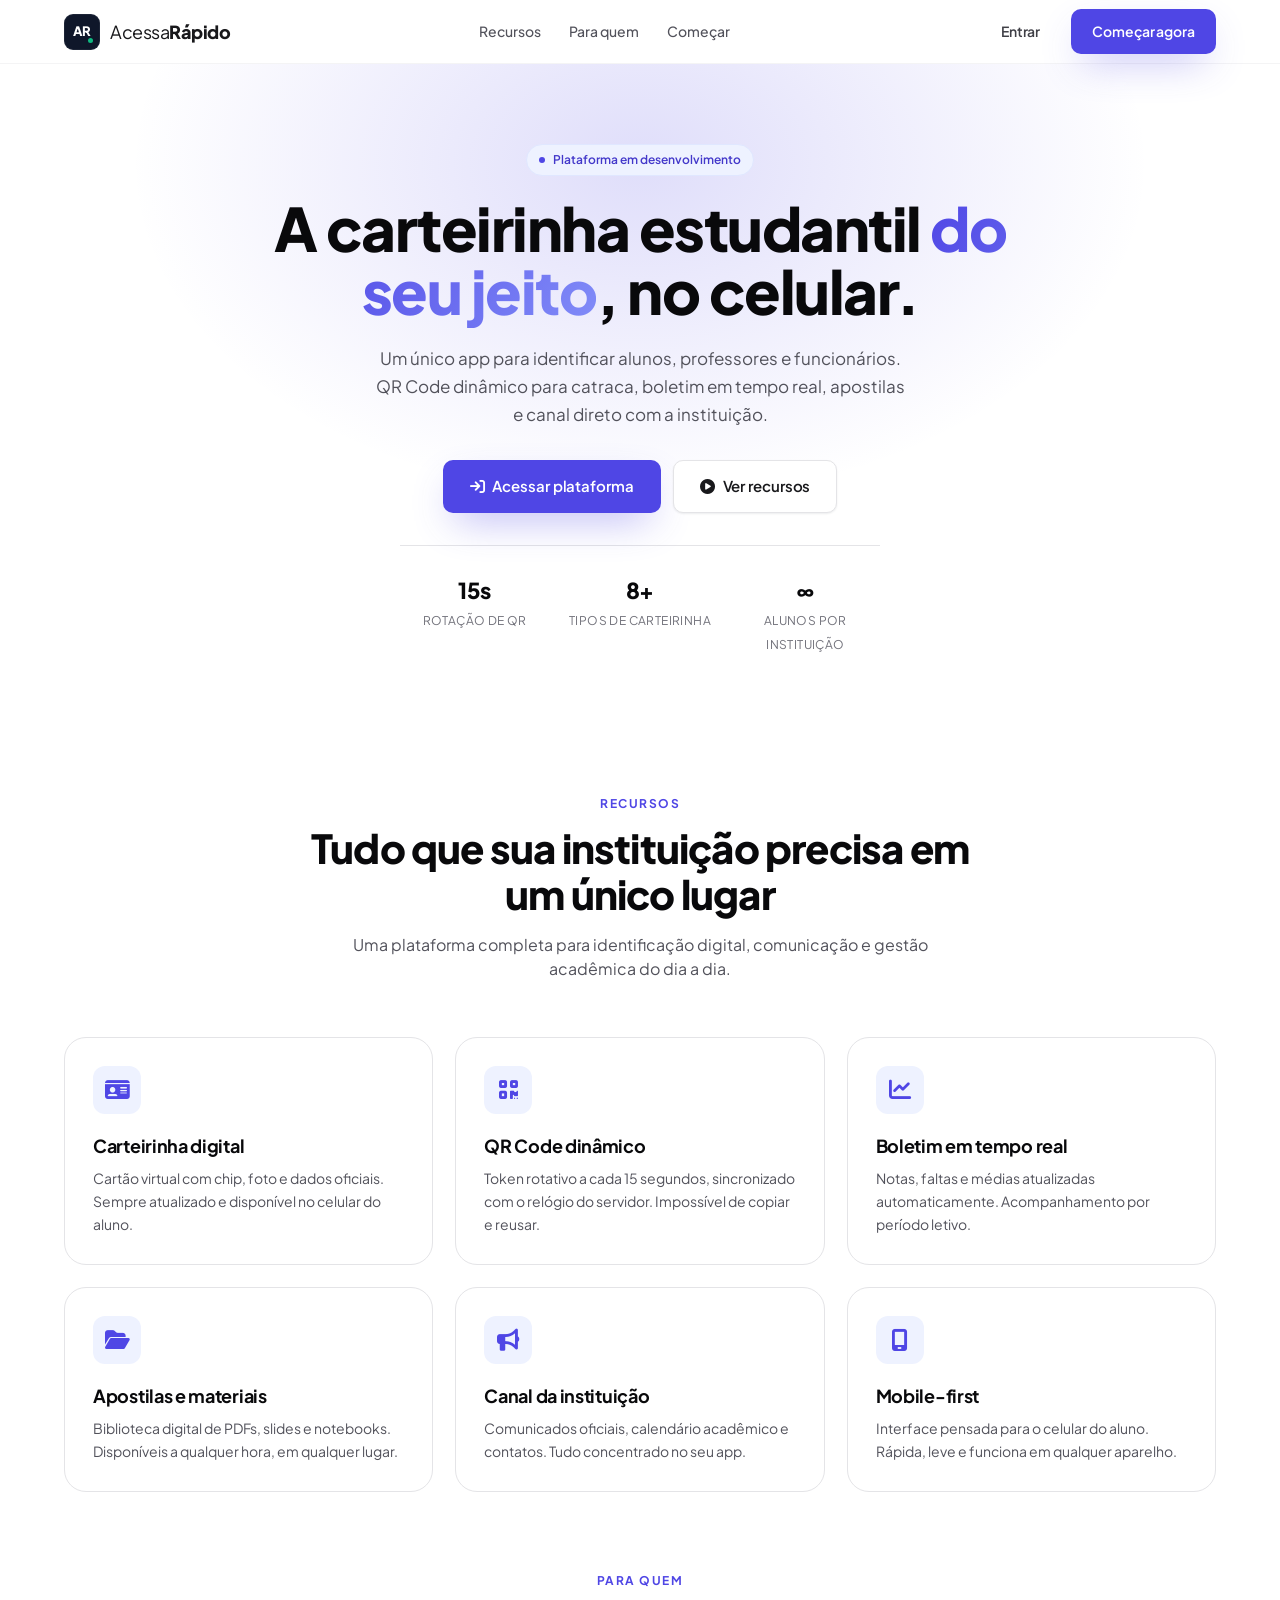
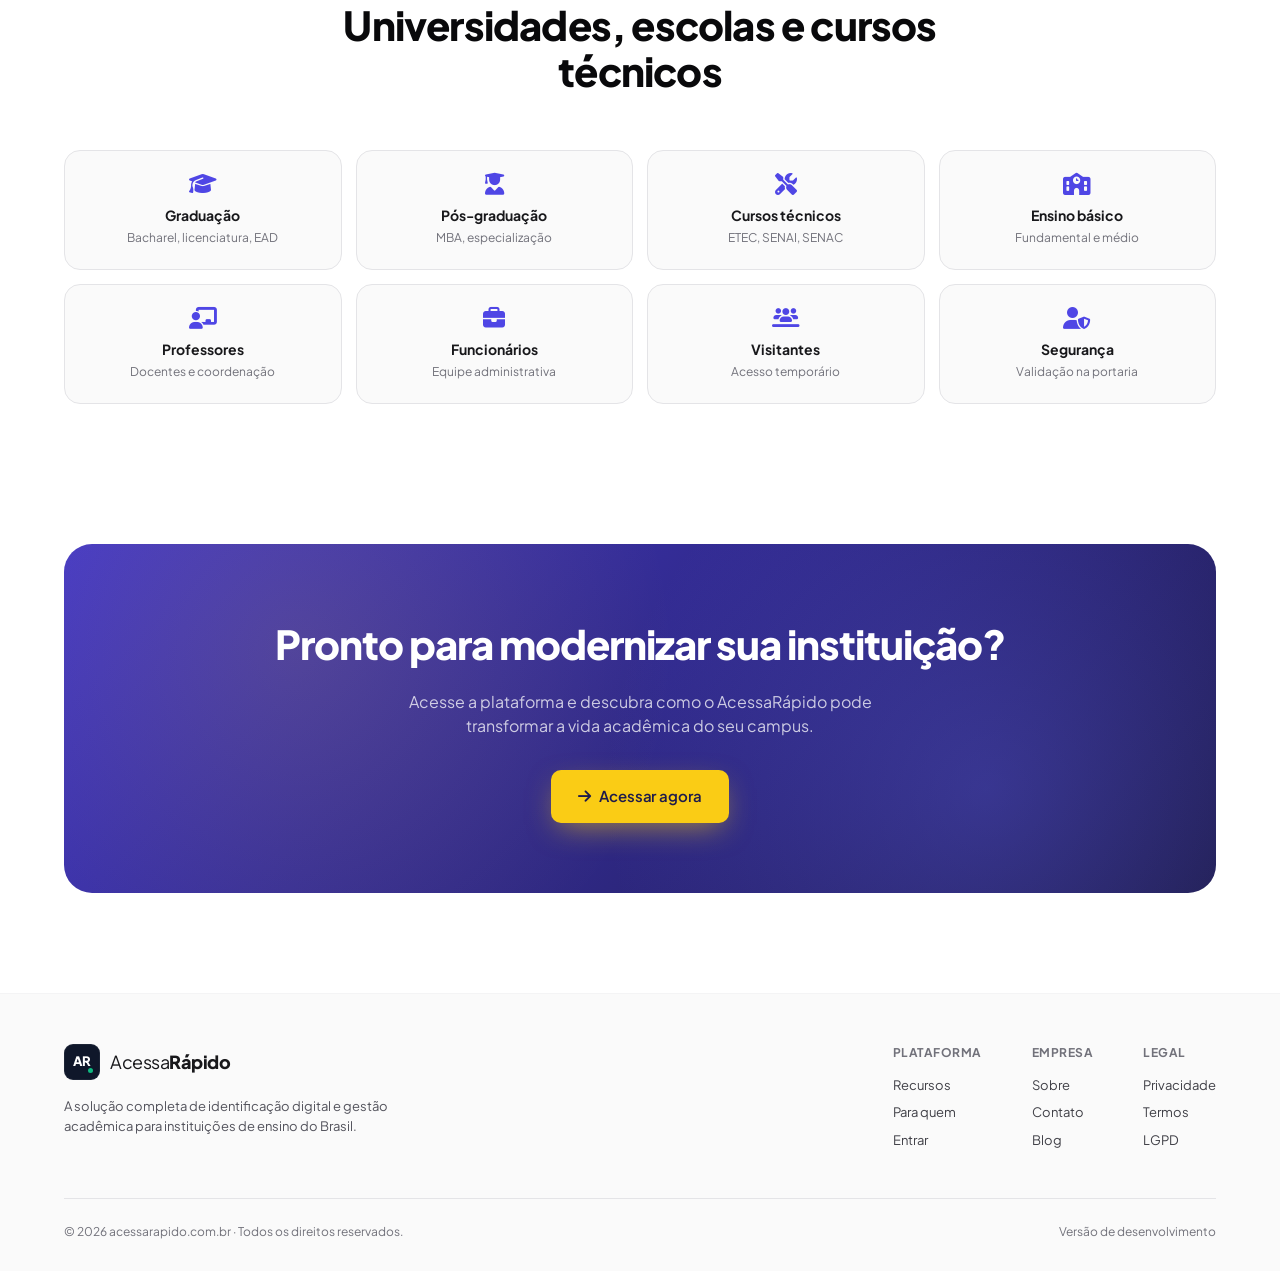
<file: index.html>
<!DOCTYPE html>
<html lang="pt-BR">
<head>
  <meta charset="UTF-8" />
  <meta name="viewport" content="width=device-width, initial-scale=1.0, viewport-fit=cover" />
  <meta http-equiv="Cache-Control" content="no-cache, no-store, must-revalidate" />
  <meta http-equiv="Pragma" content="no-cache" />
  <meta http-equiv="Expires" content="0" />
  <meta name="description" content="AcessaRápido — Carteirinha digital para universidades, escolas técnicas e ensino básico. QR de validação dinâmica para catraca, boletim, materiais e mais." />
  <title>AcessaRápido — Carteirinha digital para sua instituição</title>

  <link rel="preconnect" href="https://fonts.googleapis.com" />
  <link rel="preconnect" href="https://fonts.gstatic.com" crossorigin />
  <link href="https://fonts.googleapis.com/css2?family=Plus+Jakarta+Sans:wght@400;500;600;700;800&family=JetBrains+Mono:wght@500;700&display=swap" rel="stylesheet" />
  <link rel="stylesheet" href="https://cdnjs.cloudflare.com/ajax/libs/font-awesome/6.5.0/css/all.min.css" />
  <link rel="stylesheet" href="css/style.css" />
</head>
<body class="landing-body">

  <!-- ══════════ NAV ══════════ -->
  <nav class="landing-nav">
    <div class="container landing-nav__inner">
      <a href="index.html" class="brand">
        <span class="brand__mark"></span>
        <span class="brand__text">Acessa<strong>Rápido</strong></span>
      </a>
      <div class="landing-nav__links">
        <a href="#features">Recursos</a>
        <a href="#audiences">Para quem</a>
        <a href="#cta">Começar</a>
      </div>
      <div class="landing-nav__cta" id="landing-nav-cta">
        <a href="login.html" class="btn btn--ghost">Entrar</a>
        <a href="login.html" class="btn btn--primary">Começar agora</a>
      </div>
    </div>
  </nav>

  <!-- ══════════ HERO ══════════ -->
  <section class="hero">
    <div class="container hero__inner">
      <div class="hero__content hero__content--centered">
        <span class="hero__pretitle">
          <span class="dot"></span>
          Plataforma em desenvolvimento
        </span>
        <h1>
          A carteirinha estudantil <span class="highlight">do seu jeito</span>, no celular.
        </h1>
        <p class="hero__lead">
          Um único app para identificar alunos, professores e funcionários. QR Code dinâmico
          para catraca, boletim em tempo real, apostilas e canal direto com a instituição.
        </p>
        <div class="hero__cta" id="hero-cta">
          <a href="login.html" class="btn btn--primary btn--lg">
            <i class="fas fa-arrow-right-to-bracket"></i>
            Acessar plataforma
          </a>
          <a href="#features" class="btn btn--secondary btn--lg">
            <i class="fas fa-circle-play"></i>
            Ver recursos
          </a>
        </div>

        <div class="hero__stats hero__stats--centered">
          <div class="hero__stat">
            <strong>15s</strong>
            <span>Rotação de QR</span>
          </div>
          <div class="hero__stat">
            <strong>8+</strong>
            <span>Tipos de carteirinha</span>
          </div>
          <div class="hero__stat">
            <strong>∞</strong>
            <span>Alunos por instituição</span>
          </div>
        </div>
      </div>
    </div>
  </section>

  <!-- ══════════ FEATURES ══════════ -->
  <section class="section" id="features">
    <div class="container">
      <div class="section__head">
        <div class="section__eyebrow">Recursos</div>
        <h2 class="section__title">Tudo que sua instituição precisa em um único lugar</h2>
        <p class="section__lead">
          Uma plataforma completa para identificação digital, comunicação e gestão acadêmica
          do dia a dia.
        </p>
      </div>

      <div class="features-grid">
        <div class="feature">
          <div class="feature__icon"><i class="fas fa-id-card"></i></div>
          <h3>Carteirinha digital</h3>
          <p>Cartão virtual com chip, foto e dados oficiais. Sempre atualizado e disponível no celular do aluno.</p>
        </div>
        <div class="feature">
          <div class="feature__icon"><i class="fas fa-qrcode"></i></div>
          <h3>QR Code dinâmico</h3>
          <p>Token rotativo a cada 15 segundos, sincronizado com o relógio do servidor. Impossível de copiar e reusar.</p>
        </div>
        <div class="feature">
          <div class="feature__icon"><i class="fas fa-chart-line"></i></div>
          <h3>Boletim em tempo real</h3>
          <p>Notas, faltas e médias atualizadas automaticamente. Acompanhamento por período letivo.</p>
        </div>
        <div class="feature">
          <div class="feature__icon"><i class="fas fa-folder-open"></i></div>
          <h3>Apostilas e materiais</h3>
          <p>Biblioteca digital de PDFs, slides e notebooks. Disponíveis a qualquer hora, em qualquer lugar.</p>
        </div>
        <div class="feature">
          <div class="feature__icon"><i class="fas fa-bullhorn"></i></div>
          <h3>Canal da instituição</h3>
          <p>Comunicados oficiais, calendário acadêmico e contatos. Tudo concentrado no seu app.</p>
        </div>
        <div class="feature">
          <div class="feature__icon"><i class="fas fa-mobile-screen"></i></div>
          <h3>Mobile-first</h3>
          <p>Interface pensada para o celular do aluno. Rápida, leve e funciona em qualquer aparelho.</p>
        </div>
      </div>
    </div>
  </section>

  <!-- ══════════ AUDIENCES ══════════ -->
  <section class="section" id="audiences" style="padding-top:0">
    <div class="container">
      <div class="section__head">
        <div class="section__eyebrow">Para quem</div>
        <h2 class="section__title">Universidades, escolas e cursos técnicos</h2>
      </div>

      <div class="audiences">
        <div class="audience">
          <i class="fas fa-graduation-cap"></i>
          <strong>Graduação</strong>
          <span>Bacharel, licenciatura, EAD</span>
        </div>
        <div class="audience">
          <i class="fas fa-user-graduate"></i>
          <strong>Pós-graduação</strong>
          <span>MBA, especialização</span>
        </div>
        <div class="audience">
          <i class="fas fa-tools"></i>
          <strong>Cursos técnicos</strong>
          <span>ETEC, SENAI, SENAC</span>
        </div>
        <div class="audience">
          <i class="fas fa-school"></i>
          <strong>Ensino básico</strong>
          <span>Fundamental e médio</span>
        </div>
        <div class="audience">
          <i class="fas fa-chalkboard-user"></i>
          <strong>Professores</strong>
          <span>Docentes e coordenação</span>
        </div>
        <div class="audience">
          <i class="fas fa-briefcase"></i>
          <strong>Funcionários</strong>
          <span>Equipe administrativa</span>
        </div>
        <div class="audience">
          <i class="fas fa-users-line"></i>
          <strong>Visitantes</strong>
          <span>Acesso temporário</span>
        </div>
        <div class="audience">
          <i class="fas fa-user-shield"></i>
          <strong>Segurança</strong>
          <span>Validação na portaria</span>
        </div>
      </div>
    </div>
  </section>

  <!-- ══════════ CTA ══════════ -->
  <section class="container" id="cta">
    <div class="cta-section">
      <h2>Pronto para modernizar sua instituição?</h2>
      <p>Acesse a plataforma e descubra como o AcessaRápido pode transformar a vida acadêmica do seu campus.</p>
      <a href="login.html" class="btn btn--primary btn--lg">
        <i class="fas fa-arrow-right"></i>
        Acessar agora
      </a>
    </div>
  </section>

  <!-- ══════════ FOOTER ══════════ -->
  <footer class="landing-footer">
    <div class="container">
      <div class="landing-footer__top">
        <div class="landing-footer__about">
          <a href="index.html" class="brand">
            <span class="brand__mark"></span>
            <span class="brand__text">Acessa<strong>Rápido</strong></span>
          </a>
          <p>A solução completa de identificação digital e gestão acadêmica para instituições de ensino do Brasil.</p>
        </div>
        <div class="landing-footer__cols">
          <div>
            <h4>Plataforma</h4>
            <a href="#features">Recursos</a>
            <a href="#audiences">Para quem</a>
            <a href="login.html">Entrar</a>
          </div>
          <div>
            <h4>Empresa</h4>
            <a href="#">Sobre</a>
            <a href="#">Contato</a>
            <a href="#">Blog</a>
          </div>
          <div>
            <h4>Legal</h4>
            <a href="#">Privacidade</a>
            <a href="#">Termos</a>
            <a href="#">LGPD</a>
          </div>
        </div>
      </div>
      <div class="landing-footer__bottom">
        <span>© 2026 acessarapido.com.br · Todos os direitos reservados.</span>
        <span>Versão de desenvolvimento</span>
      </div>
    </div>
  </footer>

  <!-- Scripts -->
  <script src="js/db.js"></script>
  <script src="js/cloud-sync.js"></script>
  <script src="js/auth.js"></script>
  <script src="js/seed.js"></script>
  <script src="js/landing.js"></script>
</body>
</html>
</file>
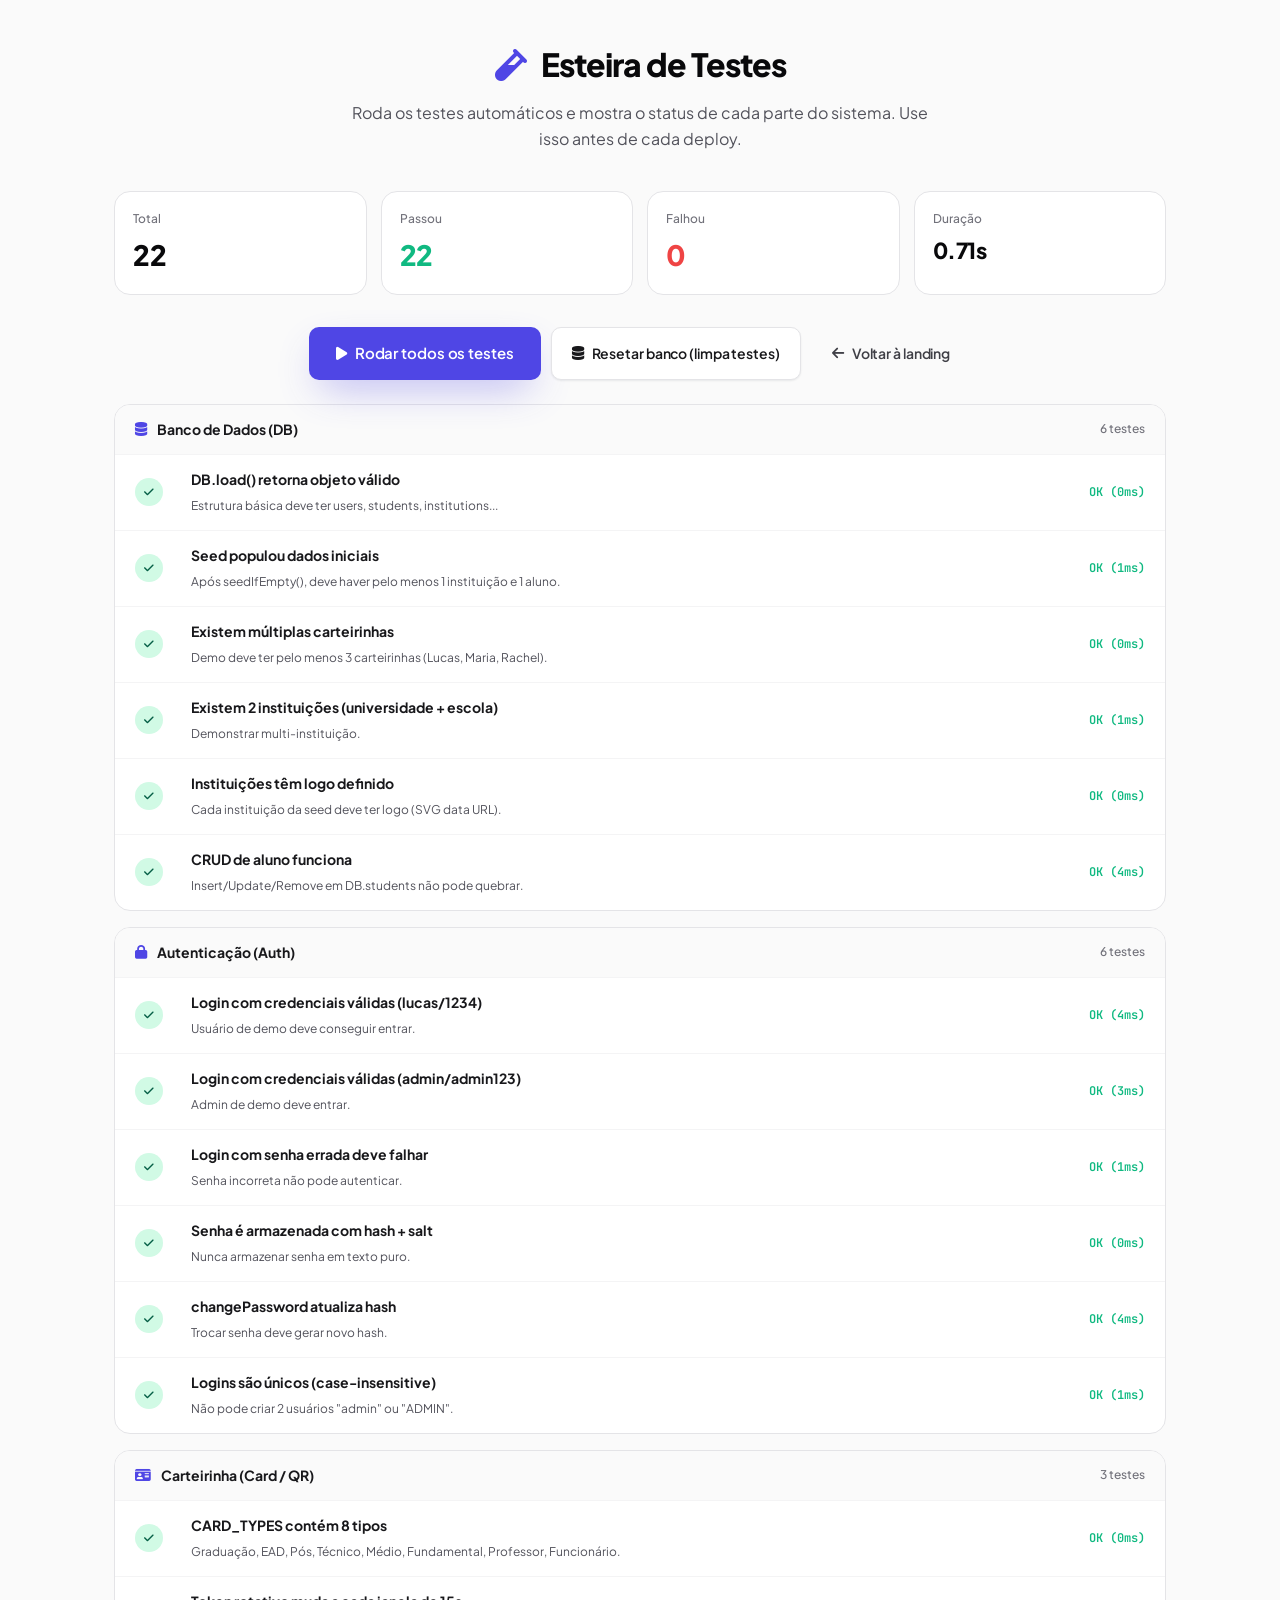
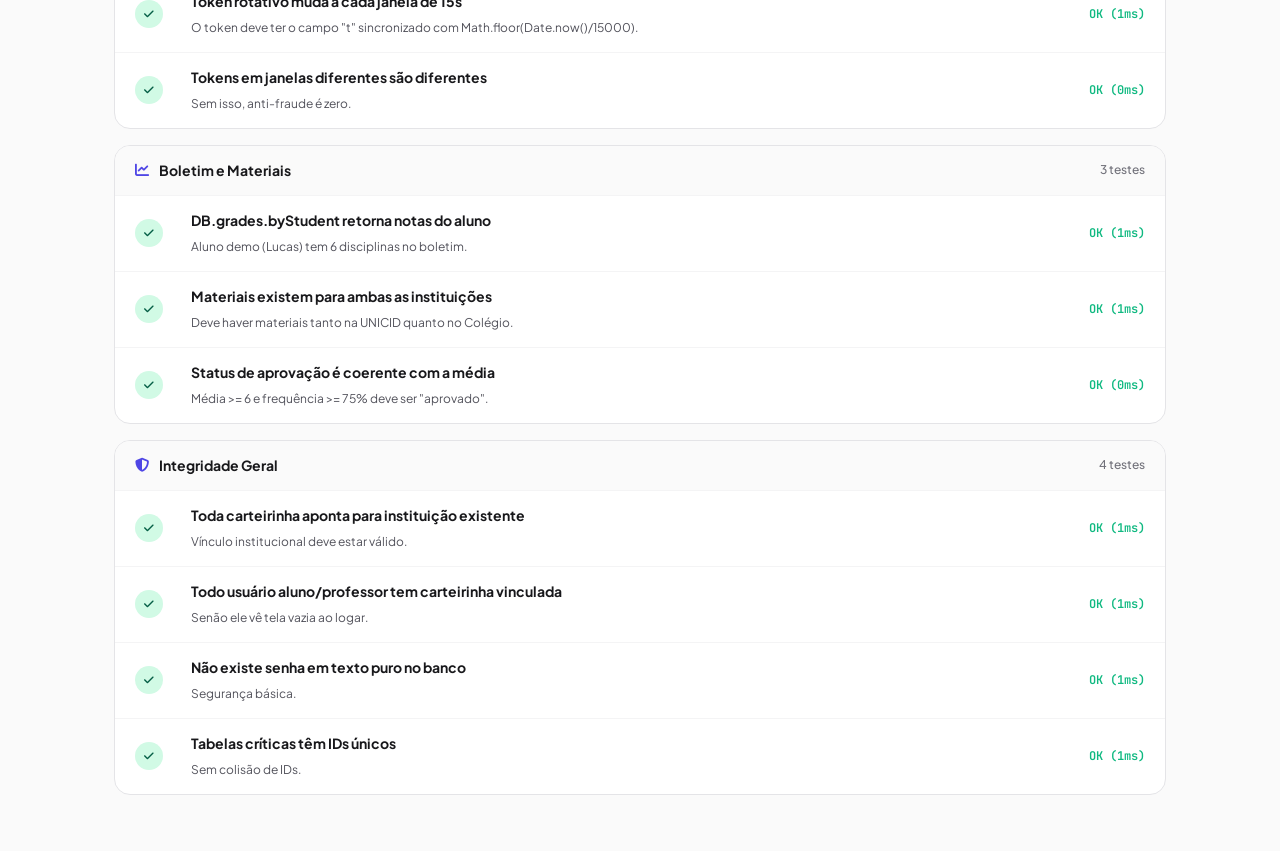
<file: tests.html>
<!DOCTYPE html>
<html lang="pt-BR">
<head>
  <meta charset="UTF-8" />
  <meta name="viewport" content="width=device-width, initial-scale=1.0" />
  <title>Esteira de Testes — AcessaRápido</title>

  <link rel="preconnect" href="https://fonts.googleapis.com" />
  <link rel="preconnect" href="https://fonts.gstatic.com" crossorigin />
  <link href="https://fonts.googleapis.com/css2?family=Plus+Jakarta+Sans:wght@400;500;600;700;800&family=JetBrains+Mono:wght@500;700&display=swap" rel="stylesheet" />
  <link rel="stylesheet" href="https://cdnjs.cloudflare.com/ajax/libs/font-awesome/6.5.0/css/all.min.css" />
  <link rel="stylesheet" href="css/style.css" />

  <style>
    .tests-container {
      max-width: 1100px;
      margin: 0 auto;
      padding: 40px 24px;
    }
    .tests-hero {
      text-align: center;
      margin-bottom: 40px;
    }
    .tests-hero h1 {
      font-size: 32px;
      font-weight: 800;
      letter-spacing: -1px;
      color: var(--gray-950);
      margin-bottom: 12px;
    }
    .tests-hero p {
      color: var(--gray-600);
      max-width: 600px;
      margin: 0 auto;
      line-height: 1.6;
    }
    .tests-summary {
      display: grid;
      grid-template-columns: repeat(4, 1fr);
      gap: 14px;
      margin-bottom: 32px;
    }
    @media (max-width: 700px) { .tests-summary { grid-template-columns: repeat(2, 1fr); } }

    .tests-actions {
      display: flex;
      gap: 10px;
      flex-wrap: wrap;
      margin-bottom: 24px;
      justify-content: center;
    }

    .test-section {
      background: #fff;
      border: 1px solid var(--gray-200);
      border-radius: var(--r-lg);
      margin-bottom: 16px;
      overflow: hidden;
    }
    .test-section__head {
      padding: 14px 20px;
      border-bottom: 1px solid var(--gray-100);
      background: var(--gray-50);
      font-size: 14px;
      font-weight: 700;
      color: var(--gray-900);
      display: flex;
      align-items: center;
      gap: 10px;
    }
    .test-section__head i { color: var(--brand-600); }

    .test-row {
      display: grid;
      grid-template-columns: 42px 1fr auto;
      gap: 14px;
      padding: 14px 20px;
      border-bottom: 1px solid var(--gray-100);
      align-items: center;
    }
    .test-row:last-child { border-bottom: none; }

    .test-status {
      width: 28px; height: 28px;
      border-radius: 50%;
      display: flex; align-items: center; justify-content: center;
      font-weight: 800;
      font-size: 12px;
      flex-shrink: 0;
    }
    .test-status.pending  { background: var(--gray-100); color: var(--gray-500); }
    .test-status.running  { background: var(--brand-50); color: var(--brand-700); }
    .test-status.passed   { background: #d1fae5;          color: #065f46;          }
    .test-status.failed   { background: #fee2e2;          color: #991b1b;          }

    .test-info strong {
      display: block;
      font-size: 14px;
      font-weight: 700;
      color: var(--gray-900);
      margin-bottom: 2px;
    }
    .test-info span {
      font-size: 12px;
      color: var(--gray-600);
    }
    .test-info code {
      font-family: var(--font-mono);
      background: var(--gray-50);
      padding: 1px 6px;
      border-radius: 4px;
      font-size: 11px;
      color: var(--danger);
    }

    .test-action {
      font-size: 12px;
      font-weight: 600;
      color: var(--gray-500);
      font-family: var(--font-mono);
      min-width: 80px;
      text-align: right;
    }
    .test-action.passed { color: var(--success); }
    .test-action.failed { color: var(--danger); }
  </style>
</head>
<body style="background: var(--gray-50);">

  <div class="tests-container">

    <div class="tests-hero">
      <h1>
        <i class="fas fa-vial" style="color: var(--brand-600); margin-right: 10px"></i>
        Esteira de Testes
      </h1>
      <p>Roda os testes automáticos e mostra o status de cada parte do sistema. Use isso antes de cada deploy.</p>
    </div>

    <!-- Resumo -->
    <div class="tests-summary">
      <div class="summary-card">
        <div class="summary-card__label">Total</div>
        <div class="summary-card__value" id="sum-total">0</div>
      </div>
      <div class="summary-card">
        <div class="summary-card__label">Passou</div>
        <div class="summary-card__value success" id="sum-passed">0</div>
      </div>
      <div class="summary-card">
        <div class="summary-card__label">Falhou</div>
        <div class="summary-card__value danger" id="sum-failed">0</div>
      </div>
      <div class="summary-card">
        <div class="summary-card__label">Duração</div>
        <div class="summary-card__value" id="sum-duration" style="font-size: 22px">—</div>
      </div>
    </div>

    <div class="tests-actions">
      <button class="btn btn--primary btn--lg" id="btn-run-all">
        <i class="fas fa-play"></i> Rodar todos os testes
      </button>
      <button class="btn btn--secondary" id="btn-reset-db">
        <i class="fas fa-database"></i> Resetar banco (limpa testes)
      </button>
      <a class="btn btn--ghost" href="index.html">
        <i class="fas fa-arrow-left"></i> Voltar à landing
      </a>
    </div>

    <!-- Suites -->
    <div id="suites"></div>

  </div>

  <!-- Scripts -->
  <script src="js/db.js"></script>
  <script src="js/cloud-sync.js"></script>
  <script src="js/auth.js"></script>
  <script src="js/seed.js"></script>
  <script src="js/card.js"></script>
  <script src="js/tests.js"></script>
</body>
</html>
</file>
<file: css/style.css>
/* ═══════════════════════════════════════════════════════════════
   AcessaRápido — style.css
   acessarapido.com.br
   Design system + componentes + páginas
   ═══════════════════════════════════════════════════════════════ */

/* ╔══════════════════════════════════════════════════╗
   ║                  1. RESET                         ║
   ╚══════════════════════════════════════════════════╝ */

*, *::before, *::after { box-sizing: border-box; margin: 0; padding: 0; }
html { -webkit-text-size-adjust: 100%; -moz-tab-size: 4; tab-size: 4; }
body { line-height: 1.5; -webkit-font-smoothing: antialiased; }
img, picture, video, canvas, svg { display: block; max-width: 100%; }
input, button, textarea, select { font: inherit; color: inherit; }
button { cursor: pointer; background: none; border: none; }
a { color: inherit; text-decoration: none; }
ul { list-style: none; }


/* ╔══════════════════════════════════════════════════╗
   ║              2. DESIGN TOKENS                     ║
   ╚══════════════════════════════════════════════════╝ */

:root {
  /* ── Cores da marca ── */
  --brand-50:   #eef2ff;
  --brand-100:  #e0e7ff;
  --brand-200:  #c7d2fe;
  --brand-300:  #a5b4fc;
  --brand-400:  #818cf8;
  --brand-500:  #6366f1;
  --brand-600:  #4f46e5;  /* primary */
  --brand-700:  #4338ca;
  --brand-800:  #3730a3;
  --brand-900:  #312e81;
  --brand-950:  #1e1b4b;

  /* ── Acento (energia, "rápido") ── */
  --accent-400: #facc15;
  --accent-500: #eab308;
  --accent-600: #ca8a04;

  /* ── Neutros ── */
  --gray-50:    #fafafa;
  --gray-100:   #f4f4f5;
  --gray-200:   #e4e4e7;
  --gray-300:   #d4d4d8;
  --gray-400:   #a1a1aa;
  --gray-500:   #71717a;
  --gray-600:   #52525b;
  --gray-700:   #3f3f46;
  --gray-800:   #27272a;
  --gray-900:   #18181b;
  --gray-950:   #09090b;

  /* ── Funcionais ── */
  --success: #10b981;
  --warning: #f59e0b;
  --danger:  #ef4444;
  --info:    #3b82f6;

  /* ── Card da carteirinha (sobrescrito por instituição) ── */
  --card-logo:    #10b981;
  --card-banner:  #0b1f3f;
  --card-accent:  #dbeafe;

  /* ── Tipografia ── */
  --font-sans: 'Plus Jakarta Sans', -apple-system, BlinkMacSystemFont, 'Segoe UI', sans-serif;
  --font-mono: 'JetBrains Mono', 'SF Mono', Consolas, monospace;

  /* ── Bordas ── */
  --r-sm: 6px;
  --r-md: 10px;
  --r-lg: 16px;
  --r-xl: 22px;
  --r-2xl: 28px;

  /* ── Sombras ── */
  --shadow-sm: 0 1px 2px rgba(15, 23, 42, 0.08);
  --shadow-md: 0 4px 12px rgba(15, 23, 42, 0.08), 0 1px 3px rgba(15, 23, 42, 0.06);
  --shadow-lg: 0 12px 32px rgba(15, 23, 42, 0.12), 0 4px 8px rgba(15, 23, 42, 0.06);
  --shadow-xl: 0 24px 60px rgba(15, 23, 42, 0.18), 0 8px 16px rgba(15, 23, 42, 0.08);
  --shadow-brand: 0 16px 40px -12px rgba(79, 70, 229, 0.45);

  /* ── Layout ── */
  --topbar-h: 64px;
  --bottomnav-h: 64px;
  --sidebar-w: 240px;
}

body {
  font-family: var(--font-sans);
  background: var(--gray-50);
  color: var(--gray-900);
  min-height: 100vh;
}


/* ╔══════════════════════════════════════════════════╗
   ║              3. UTILITÁRIOS                       ║
   ╚══════════════════════════════════════════════════╝ */

.container {
  width: 100%;
  max-width: 1200px;
  margin: 0 auto;
  padding: 0 24px;
}
@media (max-width: 640px) { .container { padding: 0 16px; } }
.hidden { display: none !important; }
.sr-only {
  position: absolute; width: 1px; height: 1px; padding: 0; margin: -1px;
  overflow: hidden; clip: rect(0,0,0,0); white-space: nowrap; border: 0;
}


/* ╔══════════════════════════════════════════════════╗
   ║              4. COMPONENTES BASE                  ║
   ╚══════════════════════════════════════════════════╝ */

/* ── Botões ── */
.btn {
  display: inline-flex;
  align-items: center;
  justify-content: center;
  gap: 8px;
  padding: 11px 20px;
  border-radius: var(--r-md);
  font-weight: 600;
  font-size: 14px;
  letter-spacing: -0.1px;
  cursor: pointer;
  transition: transform 0.08s, box-shadow 0.18s, background 0.18s, color 0.18s;
  white-space: nowrap;
  user-select: none;
  border: 1px solid transparent;
  font-family: inherit;
}
.btn:active { transform: translateY(1px); }
.btn--primary {
  background: var(--brand-600);
  color: #fff;
  box-shadow: var(--shadow-brand);
}
.btn--primary:hover { background: var(--brand-700); }
.btn--secondary {
  background: #fff;
  color: var(--gray-900);
  border-color: var(--gray-200);
  box-shadow: var(--shadow-sm);
}
.btn--secondary:hover { background: var(--gray-50); border-color: var(--gray-300); }
.btn--ghost { background: transparent; color: var(--gray-700); }
.btn--ghost:hover { background: var(--gray-100); }
.btn--danger { background: var(--danger); color: #fff; }
.btn--danger:hover { background: #dc2626; }
.btn--lg { padding: 14px 26px; font-size: 15px; }
.btn--block { width: 100%; }
.btn[disabled] { opacity: 0.5; cursor: not-allowed; }

/* ── Inputs ── */
.field { display: flex; flex-direction: column; gap: 6px; }
.field__label { font-size: 13px; font-weight: 600; color: var(--gray-700); }
.field__hint  { font-size: 12px; color: var(--gray-500); }

.input, .textarea, .select {
  width: 100%;
  height: 42px;
  padding: 0 14px;
  border-radius: var(--r-md);
  border: 1px solid var(--gray-200);
  background: #fff;
  font-size: 14px;
  color: var(--gray-900);
  transition: border-color 0.15s, box-shadow 0.15s;
  outline: none;
  font-family: inherit;
}
.textarea { height: auto; min-height: 100px; padding: 12px 14px; resize: vertical; }
.input:focus, .textarea:focus, .select:focus {
  border-color: var(--brand-500);
  box-shadow: 0 0 0 3px rgba(99, 102, 241, 0.15);
}
.input--icon { padding-left: 42px; }

.input-wrap { position: relative; }
.input-wrap__icon {
  position: absolute;
  left: 14px; top: 50%;
  transform: translateY(-50%);
  color: var(--gray-400);
  font-size: 15px;
  pointer-events: none;
}

.select {
  appearance: none;
  -webkit-appearance: none;
  background-image: url("data:image/svg+xml,%3Csvg xmlns='http://www.w3.org/2000/svg' width='12' height='12' viewBox='0 0 24 24' fill='none' stroke='%2371717a' stroke-width='2.5' stroke-linecap='round' stroke-linejoin='round'%3E%3Cpolyline points='6 9 12 15 18 9'%3E%3C/polyline%3E%3C/svg%3E");
  background-repeat: no-repeat;
  background-position: right 14px center;
  padding-right: 36px;
  cursor: pointer;
}

/* ── Chip / badge ── */
.chip {
  display: inline-flex;
  align-items: center;
  gap: 5px;
  padding: 4px 10px;
  border-radius: 999px;
  font-size: 11px;
  font-weight: 600;
  letter-spacing: 0.2px;
  text-transform: uppercase;
}
.chip--brand   { background: var(--brand-50);  color: var(--brand-700); }
.chip--success { background: #d1fae5;          color: #065f46;          }
.chip--warning { background: #fef3c7;          color: #92400e;          }
.chip--danger  { background: #fee2e2;          color: #991b1b;          }
.chip--gray    { background: var(--gray-100);  color: var(--gray-700);  }

/* ── Toast ── */
.toast {
  position: fixed;
  bottom: 24px; left: 50%;
  transform: translateX(-50%) translateY(20px);
  background: var(--gray-900);
  color: #fff;
  padding: 12px 22px;
  border-radius: var(--r-md);
  font-size: 13px;
  font-weight: 500;
  box-shadow: var(--shadow-xl);
  pointer-events: none;
  opacity: 0;
  transition: opacity 0.25s, transform 0.25s;
  z-index: 9999;
  display: flex;
  align-items: center;
  gap: 8px;
  max-width: 90vw;
}
.toast.visible { opacity: 1; transform: translateX(-50%) translateY(0); }
.toast--success::before { content: '✓'; color: var(--success); font-weight: 800; }
.toast--error::before   { content: '✕'; color: var(--danger);  font-weight: 800; }
.toast--info::before    { content: 'ⓘ'; color: var(--info);    font-weight: 800; }


/* ╔══════════════════════════════════════════════════╗
   ║              5. LOGO DA MARCA                     ║
   ╚══════════════════════════════════════════════════╝ */

.brand {
  display: inline-flex;
  align-items: center;
  gap: 10px;
  font-weight: 400;
  font-size: 18px;
  letter-spacing: -0.5px;
  color: var(--gray-900);
}
.brand__mark {
  width: 36px; height: 36px;
  border-radius: 9px;
  background: #0f172a;
  color: #fff;
  display: flex;
  align-items: center;
  justify-content: center;
  flex-shrink: 0;
  font-family: var(--font-display);
  font-weight: 800;
  font-size: 13px;
  letter-spacing: -0.4px;
  position: relative;
  border: 1px solid rgba(255,255,255,0.06);
}
.brand__mark::before {
  content: 'AR';
}
.brand__mark::after {
  content: '';
  position: absolute;
  bottom: 6px;
  right: 6px;
  width: 5px; height: 5px;
  border-radius: 50%;
  background: #10b981;
}
.brand__text strong { font-weight: 800; }
.brand--dark .brand__mark { background: #fff; color: #0f172a; }
.brand--dark .brand__mark::after { background: #10b981; }
.brand--dark, .brand--dark .brand__text { color: #fff; }


/* ╔══════════════════════════════════════════════════╗
   ║       6. LANDING PAGE                             ║
   ╚══════════════════════════════════════════════════╝ */

.landing-body {
  background: #fff;
  color: var(--gray-900);
  overflow-x: hidden;
}

.landing-nav {
  position: sticky;
  top: 0;
  z-index: 50;
  background: rgba(255, 255, 255, 0.85);
  backdrop-filter: saturate(180%) blur(12px);
  -webkit-backdrop-filter: saturate(180%) blur(12px);
  border-bottom: 1px solid var(--gray-100);
  height: var(--topbar-h);
}
.landing-nav__inner {
  height: 100%;
  display: flex;
  align-items: center;
  justify-content: space-between;
}
.landing-nav__links {
  display: flex; align-items: center; gap: 28px;
  font-size: 14px; font-weight: 500;
  color: var(--gray-600);
}
.landing-nav__links a:hover { color: var(--gray-900); }
.landing-nav__cta { display: flex; align-items: center; gap: 10px; }
@media (max-width: 768px) { .landing-nav__links { display: none; } }

.hero {
  position: relative;
  padding: 80px 0 60px;
  overflow: hidden;
  isolation: isolate;
}
.hero::before {
  content: '';
  position: absolute;
  top: -300px; left: 50%;
  width: 1200px; height: 800px;
  transform: translateX(-50%);
  background: radial-gradient(ellipse at center, rgba(79, 70, 229, 0.18), transparent 60%);
  z-index: -1;
  pointer-events: none;
}
.hero__grid {
  display: grid;
  grid-template-columns: 1.05fr 1fr;
  gap: 60px;
  align-items: center;
}
.hero__inner {
  display: flex;
  flex-direction: column;
  align-items: center;
  text-align: center;
}
.hero__content--centered { max-width: 760px; }
.hero__content--centered .hero__lead { margin-left: auto; margin-right: auto; }
.hero__content--centered .hero__cta { justify-content: center; }
.hero__stats--centered { margin-left: auto; margin-right: auto; }
.hero__session-banner {
  display: inline-flex;
  align-items: center;
  gap: 8px;
  padding: 8px 16px;
  margin-bottom: 18px;
  border-radius: 999px;
  background: #d1fae5;
  color: #065f46;
  font-size: 13px;
  font-weight: 600;
  border: 1px solid #6ee7b7;
}
.hero__session-banner i { color: var(--success); }
.hero__session-banner strong { font-weight: 800; }
.hero__pretitle {
  display: inline-flex;
  align-items: center;
  gap: 8px;
  padding: 6px 12px;
  border-radius: 999px;
  background: var(--brand-50);
  color: var(--brand-700);
  font-size: 12px;
  font-weight: 600;
  margin-bottom: 20px;
  border: 1px solid var(--brand-100);
}
.hero__pretitle .dot {
  width: 6px; height: 6px;
  border-radius: 50%;
  background: var(--brand-600);
  animation: pulse 2s infinite;
}
@keyframes pulse {
  0%, 100% { opacity: 1; transform: scale(1); }
  50%       { opacity: 0.4; transform: scale(1.3); }
}

.hero h1 {
  font-size: clamp(36px, 5vw, 60px);
  font-weight: 800;
  line-height: 1.05;
  letter-spacing: -1.5px;
  color: var(--gray-950);
  margin-bottom: 22px;
}
.hero h1 .highlight {
  background: linear-gradient(120deg, var(--brand-600) 0%, var(--brand-400) 100%);
  -webkit-background-clip: text;
  background-clip: text;
  color: transparent;
  position: relative;
}
.hero h1 .highlight::after {
  content: '';
  position: absolute;
  left: 0; bottom: -4px;
  width: 100%; height: 8px;
  background: var(--accent-400);
  z-index: -1;
  opacity: 0.4;
  border-radius: 4px;
}
.hero__lead {
  font-size: 17px;
  color: var(--gray-600);
  max-width: 540px;
  margin-bottom: 32px;
  line-height: 1.65;
}
.hero__cta { display: flex; gap: 12px; flex-wrap: wrap; margin-bottom: 32px; }

.hero__stats {
  display: grid;
  grid-template-columns: repeat(3, 1fr);
  gap: 16px;
  margin-top: 32px;
  padding-top: 28px;
  border-top: 1px solid var(--gray-200);
  max-width: 480px;
}
.hero__stat strong {
  display: block;
  font-size: 22px;
  font-weight: 800;
  color: var(--gray-950);
  letter-spacing: -0.5px;
}
.hero__stat span {
  font-size: 12px;
  color: var(--gray-500);
  text-transform: uppercase;
  letter-spacing: 0.4px;
}

/* Hero showcase com cards reais */
.hero__mockup {
  position: relative;
  min-height: 520px;
  display: flex;
  align-items: center;
  justify-content: center;
}
.hero__cards-deco {
  position: absolute;
  inset: 0;
  pointer-events: none;
}
.hero__cards-deco::before, .hero__cards-deco::after {
  content: '';
  position: absolute;
  border-radius: 14px;
  box-shadow: 0 24px 48px -16px rgba(15, 23, 42, 0.2);
}
.hero__cards-deco::before {
  width: 200px; height: 320px;
  background: linear-gradient(135deg, var(--brand-700), var(--brand-950));
  top: 30px; left: 10%;
  transform: rotate(-10deg);
  animation: deco-float-1 8s ease-in-out infinite;
}
.hero__cards-deco::after {
  width: 180px; height: 280px;
  background: linear-gradient(135deg, #fff, var(--gray-100));
  border: 1px solid var(--gray-200);
  bottom: 30px; right: 5%;
  transform: rotate(8deg);
  animation: deco-float-2 7s ease-in-out infinite;
}
@keyframes deco-float-1 {
  0%, 100% { transform: rotate(-10deg) translateY(0); }
  50%       { transform: rotate(-8deg) translateY(-8px); }
}
@keyframes deco-float-2 {
  0%, 100% { transform: rotate(8deg) translateY(0); }
  50%       { transform: rotate(6deg) translateY(-6px); }
}

@media (max-width: 900px) {
  .hero { padding: 50px 0 30px; }
  .hero__grid { grid-template-columns: 1fr; gap: 40px; }
  .hero__mockup { min-height: 480px; }
  .cards-stack { max-width: 240px; }
  .hero__cards-deco::before { width: 160px; height: 260px; left: 5%; }
  .hero__cards-deco::after  { width: 140px; height: 230px; right: 5%; }
}

/* Sections genéricas */
.section { padding: 80px 0; }
.section__head { text-align: center; margin-bottom: 56px; }
.section__eyebrow {
  font-size: 12px;
  font-weight: 700;
  color: var(--brand-600);
  text-transform: uppercase;
  letter-spacing: 1.5px;
  margin-bottom: 12px;
}
.section__title {
  font-size: clamp(28px, 3.5vw, 40px);
  font-weight: 800;
  line-height: 1.15;
  letter-spacing: -0.8px;
  color: var(--gray-950);
  max-width: 720px;
  margin: 0 auto 16px;
}
.section__lead {
  font-size: 16px;
  color: var(--gray-600);
  max-width: 600px;
  margin: 0 auto;
}

.features-grid {
  display: grid;
  grid-template-columns: repeat(3, 1fr);
  gap: 22px;
}
.feature {
  padding: 28px;
  border-radius: var(--r-xl);
  border: 1px solid var(--gray-200);
  background: #fff;
  transition: transform 0.22s, box-shadow 0.22s, border-color 0.22s;
}
.feature:hover {
  transform: translateY(-4px);
  box-shadow: var(--shadow-lg);
  border-color: var(--brand-200);
}
.feature__icon {
  width: 48px; height: 48px;
  border-radius: 12px;
  background: var(--brand-50);
  color: var(--brand-600);
  display: flex; align-items: center; justify-content: center;
  font-size: 22px;
  margin-bottom: 18px;
}
.feature h3 {
  font-size: 18px;
  font-weight: 700;
  margin-bottom: 8px;
  letter-spacing: -0.3px;
  color: var(--gray-950);
}
.feature p { font-size: 14px; color: var(--gray-600); line-height: 1.65; }
@media (max-width: 900px) { .features-grid { grid-template-columns: repeat(2, 1fr); } }
@media (max-width: 600px) { .features-grid { grid-template-columns: 1fr; } }

/* Showcase: lista de tipos de instituição */
.audiences {
  display: grid;
  grid-template-columns: repeat(4, 1fr);
  gap: 14px;
  margin-top: 40px;
}
.audience {
  padding: 22px 18px;
  border-radius: var(--r-lg);
  background: var(--gray-50);
  border: 1px solid var(--gray-200);
  text-align: center;
  transition: transform 0.2s;
}
.audience:hover { transform: translateY(-3px); }
.audience i {
  font-size: 22px;
  color: var(--brand-600);
  margin-bottom: 10px;
}
.audience strong { display: block; font-size: 14px; font-weight: 700; color: var(--gray-900); }
.audience span  { display: block; font-size: 12px; color: var(--gray-500); margin-top: 3px; }
@media (max-width: 700px) { .audiences { grid-template-columns: repeat(2, 1fr); } }

/* CTA section */
.cta-section {
  padding: 70px 32px;
  background: linear-gradient(135deg, var(--brand-700), var(--brand-950));
  border-radius: var(--r-2xl);
  text-align: center;
  color: #fff;
  margin: 60px 0 100px;
  position: relative;
  overflow: hidden;
}
.cta-section::before {
  content: '';
  position: absolute;
  inset: 0;
  background-image:
    radial-gradient(circle at 20% 30%, rgba(250, 204, 21, 0.12), transparent 40%),
    radial-gradient(circle at 80% 70%, rgba(99, 102, 241, 0.3), transparent 40%);
  pointer-events: none;
}
.cta-section h2 {
  font-size: clamp(28px, 4vw, 40px);
  font-weight: 800;
  letter-spacing: -1px;
  margin-bottom: 16px;
  position: relative;
}
.cta-section p {
  font-size: 16px;
  color: rgba(255, 255, 255, 0.75);
  max-width: 540px;
  margin: 0 auto 32px;
  position: relative;
}
.cta-section .btn--primary {
  background: var(--accent-400);
  color: var(--brand-950);
  box-shadow: 0 10px 30px -8px rgba(250, 204, 21, 0.6);
  position: relative;
}
.cta-section .btn--primary:hover { background: var(--accent-500); }

.landing-footer {
  padding: 50px 0 30px;
  border-top: 1px solid var(--gray-100);
  background: var(--gray-50);
}
.landing-footer__top {
  display: flex;
  justify-content: space-between;
  align-items: flex-start;
  gap: 32px;
  flex-wrap: wrap;
  margin-bottom: 40px;
}
.landing-footer__about p {
  margin-top: 16px;
  font-size: 13px;
  color: var(--gray-600);
  max-width: 360px;
  line-height: 1.6;
}
.landing-footer__cols {
  display: grid;
  grid-template-columns: repeat(3, auto);
  gap: 50px;
}
.landing-footer__cols h4 {
  font-size: 12px;
  font-weight: 700;
  text-transform: uppercase;
  letter-spacing: 0.5px;
  color: var(--gray-500);
  margin-bottom: 14px;
}
.landing-footer__cols a {
  display: block;
  font-size: 13px;
  color: var(--gray-700);
  margin-bottom: 8px;
}
.landing-footer__cols a:hover { color: var(--brand-600); }
.landing-footer__bottom {
  padding-top: 24px;
  border-top: 1px solid var(--gray-200);
  font-size: 12px;
  color: var(--gray-500);
  display: flex;
  justify-content: space-between;
  flex-wrap: wrap;
  gap: 12px;
}
@media (max-width: 700px) {
  .landing-footer__cols { grid-template-columns: repeat(2, 1fr); gap: 28px; }
}


/* ╔══════════════════════════════════════════════════╗
   ║       7. LOGIN PAGE                               ║
   ╚══════════════════════════════════════════════════╝ */

.login-body {
  background: var(--gray-50);
  min-height: 100vh;
  display: grid;
  grid-template-columns: 1fr 1fr;
}
.login-side {
  background: linear-gradient(135deg, var(--brand-700) 0%, var(--brand-950) 100%);
  padding: 60px;
  display: flex;
  flex-direction: column;
  justify-content: space-between;
  color: #fff;
  position: relative;
  overflow: hidden;
  min-height: 100vh;
}
.login-side::before {
  content: '';
  position: absolute;
  top: 0; right: 0;
  width: 600px; height: 600px;
  background: radial-gradient(circle, rgba(250, 204, 21, 0.18), transparent 60%);
  pointer-events: none;
  transform: translate(40%, -30%);
}
.login-side__top  { position: relative; z-index: 1; }
.login-side__main { position: relative; z-index: 1; }
.login-side h2 {
  font-size: 36px;
  font-weight: 800;
  letter-spacing: -0.8px;
  line-height: 1.15;
  margin-bottom: 16px;
}
.login-side p {
  color: rgba(255, 255, 255, 0.7);
  font-size: 15px;
  line-height: 1.6;
  max-width: 420px;
}
.login-side__card-deco {
  margin-top: 40px;
  width: 320px;
  height: 200px;
  border-radius: 16px;
  background: rgba(255, 255, 255, 0.08);
  border: 1px solid rgba(255, 255, 255, 0.12);
  backdrop-filter: blur(10px);
  -webkit-backdrop-filter: blur(10px);
  padding: 22px;
  display: flex;
  flex-direction: column;
  justify-content: space-between;
  position: relative;
  overflow: hidden;
}
.login-side__card-deco::after {
  content: '';
  position: absolute;
  top: -50%; left: -50%;
  width: 200%; height: 200%;
  background: linear-gradient(60deg, transparent 30%, rgba(255,255,255,0.08) 50%, transparent 70%);
  animation: shine 5s ease-in-out infinite;
}
@keyframes shine {
  0%, 100% { transform: translate(-30%, -30%); }
  50%       { transform: translate(0%, 0%); }
}
.login-side__card-deco strong {
  display: block;
  font-size: 16px;
  font-weight: 700;
  margin-bottom: 4px;
  position: relative;
  z-index: 1;
}
.login-side__card-deco span {
  font-size: 11px;
  color: rgba(255, 255, 255, 0.5);
  position: relative;
  z-index: 1;
}
.login-side__card-deco-bottom {
  display: flex;
  justify-content: space-between;
  align-items: flex-end;
  position: relative;
  z-index: 1;
}
.login-side__card-deco-id {
  font-family: var(--font-mono);
  font-size: 18px;
  font-weight: 600;
  letter-spacing: 1px;
}
.login-side__bottom {
  font-size: 12px;
  color: rgba(255, 255, 255, 0.5);
  position: relative; z-index: 1;
}

.login-form-wrap {
  display: flex;
  align-items: center;
  justify-content: center;
  padding: 60px 32px;
}
.login-form { width: 100%; max-width: 380px; }
.login-form h1 {
  font-size: 26px;
  font-weight: 800;
  letter-spacing: -0.5px;
  margin-bottom: 6px;
  color: var(--gray-950);
}
.login-form__lead { font-size: 14px; color: var(--gray-600); margin-bottom: 32px; }
.login-form .field { margin-bottom: 16px; }
.login-form__forgot {
  display: flex;
  justify-content: flex-end;
  font-size: 12px;
  color: var(--brand-600);
  font-weight: 500;
  margin-top: -8px;
  margin-bottom: 24px;
}
.login-form__demo {
  margin-top: 28px;
  padding: 16px;
  background: var(--gray-50);
  border: 1px dashed var(--gray-300);
  border-radius: var(--r-md);
  font-size: 12px;
  color: var(--gray-600);
}
.login-form__demo strong { color: var(--gray-800); display: block; margin-bottom: 8px; font-size: 13px; }
.login-form__demo code {
  font-family: var(--font-mono);
  background: #fff;
  padding: 2px 6px;
  border-radius: 4px;
  border: 1px solid var(--gray-200);
  font-size: 11px;
}
.login-form__demo .demo-row { display: flex; align-items: center; gap: 8px; margin-bottom: 4px; }
.login-form__demo .demo-row span { color: var(--gray-500); min-width: 78px; }
.login-form__error {
  background: #fef2f2;
  border: 1px solid #fecaca;
  color: #991b1b;
  padding: 10px 12px;
  border-radius: var(--r-md);
  font-size: 13px;
  margin-bottom: 16px;
  display: none;
  align-items: center;
  gap: 8px;
}
.login-form__error.visible { display: flex; }
.login-form__back {
  font-size: 13px;
  color: var(--gray-500);
  display: inline-flex;
  align-items: center;
  gap: 6px;
  margin-top: 24px;
}
.login-form__back:hover { color: var(--gray-900); }

@media (max-width: 900px) {
  .login-body { grid-template-columns: 1fr; }
  .login-side {
    padding: 32px 24px;
    min-height: auto;
  }
  .login-side h2 { font-size: 24px; }
  .login-side p { font-size: 14px; }
  .login-side__card-deco { display: none; }
  .login-side__bottom    { display: none; }
  .login-side__main br   { display: none; }
}


/* ╔══════════════════════════════════════════════════╗
   ║       8. APP DASHBOARD                            ║
   ╚══════════════════════════════════════════════════╝ */

.app-body {
  background: var(--gray-50);
  min-height: 100vh;
  display: grid;
  grid-template-columns: var(--sidebar-w) 1fr;
  overflow-x: hidden;
}

/* Sidebar (desktop) */
.app-sidebar {
  background: #fff;
  border-right: 1px solid var(--gray-200);
  height: 100vh;
  position: sticky;
  top: 0;
  display: flex;
  flex-direction: column;
}
.app-sidebar__header {
  padding: 22px 22px 18px;
  border-bottom: 1px solid var(--gray-100);
}
.app-sidebar__nav {
  flex: 1;
  padding: 18px 14px;
  display: flex;
  flex-direction: column;
  gap: 4px;
  overflow-y: auto;
}
.nav-item {
  display: flex;
  align-items: center;
  gap: 12px;
  padding: 11px 14px;
  border-radius: var(--r-md);
  font-size: 14px;
  font-weight: 500;
  color: var(--gray-600);
  cursor: pointer;
  transition: background 0.15s, color 0.15s;
  text-align: left;
  width: 100%;
}
.nav-item:hover { background: var(--gray-50); color: var(--gray-900); }
.nav-item.active {
  background: var(--brand-50);
  color: var(--brand-700);
  font-weight: 600;
}
.nav-item__icon {
  width: 18px;
  font-size: 16px;
  text-align: center;
  flex-shrink: 0;
}
.app-sidebar__footer {
  padding: 14px;
  border-top: 1px solid var(--gray-100);
}
.user-card {
  display: flex;
  align-items: center;
  gap: 10px;
  padding: 8px 10px;
  border-radius: var(--r-md);
  background: var(--gray-50);
  margin-bottom: 10px;
}
.user-card__avatar {
  width: 36px; height: 36px;
  border-radius: 50%;
  background: var(--brand-600);
  color: #fff;
  display: flex; align-items: center; justify-content: center;
  font-weight: 700;
  font-size: 14px;
  flex-shrink: 0;
}
.user-card__info { min-width: 0; flex: 1; }
.user-card__info strong {
  display: block;
  font-size: 13px;
  font-weight: 600;
  color: var(--gray-900);
  overflow: hidden; text-overflow: ellipsis; white-space: nowrap;
}
.user-card__info span {
  font-size: 11px;
  color: var(--gray-500);
  text-transform: uppercase;
  letter-spacing: 0.4px;
}
.btn-logout {
  display: flex;
  align-items: center;
  justify-content: center;
  gap: 6px;
  width: 100%;
  padding: 9px;
  border-radius: var(--r-md);
  background: transparent;
  color: var(--gray-600);
  font-size: 13px;
  font-weight: 500;
  border: 1px solid var(--gray-200);
}
.btn-logout:hover { background: var(--gray-50); color: var(--danger); border-color: #fca5a5; }

.app-main {
  display: flex;
  flex-direction: column;
  min-width: 0;
  overflow-x: hidden;
}
.app-topbar {
  height: var(--topbar-h);
  padding: 0 28px;
  background: #fff;
  border-bottom: 1px solid var(--gray-200);
  display: flex;
  align-items: center;
  justify-content: space-between;
  position: sticky;
  top: 0;
  z-index: 30;
}
.app-topbar__title {
  font-size: 17px;
  font-weight: 700;
  color: var(--gray-950);
  letter-spacing: -0.2px;
}
.app-topbar__actions { display: flex; align-items: center; gap: 8px; }
.icon-btn {
  width: 38px; height: 38px;
  border-radius: var(--r-md);
  display: flex; align-items: center; justify-content: center;
  color: var(--gray-600);
  background: transparent;
  font-size: 16px;
  position: relative;
}
.icon-btn:hover { background: var(--gray-100); color: var(--gray-900); }
.icon-btn--logout { color: var(--danger); }
.icon-btn--logout:hover { background: #fee2e2; color: var(--danger); }

/* Banner de impersonação (admin vendo carteirinha de aluno) */
.impersonate-banner {
  position: sticky;
  top: 0;
  z-index: 80;
  background: linear-gradient(90deg, #f59e0b 0%, #d97706 100%);
  color: #fff;
  padding: 10px 16px;
  display: flex;
  align-items: center;
  gap: 10px;
  font-size: 13px;
  font-weight: 600;
  box-shadow: 0 2px 8px rgba(0,0,0,0.12);
}
.impersonate-banner i { font-size: 14px; }
.impersonate-banner strong { font-weight: 800; }
.impersonate-banner__back {
  margin-left: auto;
  background: rgba(255,255,255,0.2);
  color: #fff;
  padding: 6px 12px;
  border-radius: 8px;
  font-size: 12px;
  font-weight: 700;
  white-space: nowrap;
  display: inline-flex;
  align-items: center;
  gap: 6px;
  transition: background 0.15s;
}
.impersonate-banner__back:hover { background: rgba(255,255,255,0.3); }
.has-impersonate-banner .app-sidebar { display: none; }
.has-impersonate-banner .app-bottom-nav { display: none; }
.has-impersonate-banner .app-body { grid-template-columns: 1fr; }

/* Info banner — avisos contextuais */
.info-banner {
  display: flex;
  align-items: flex-start;
  gap: 12px;
  padding: 14px 18px;
  background: #fef3c7;
  border: 1px solid #fde68a;
  border-radius: var(--r-md);
  color: #78350f;
  font-size: 13px;
  line-height: 1.5;
  margin-bottom: 20px;
}
.info-banner i {
  font-size: 16px;
  color: #d97706;
  flex-shrink: 0;
  margin-top: 1px;
}
.info-banner strong { font-weight: 700; }

/* Sync status badge na topbar */
.sync-status {
  display: inline-flex;
  align-items: center;
  gap: 6px;
  padding: 6px 12px;
  border-radius: 999px;
  font-size: 12px;
  font-weight: 600;
  white-space: nowrap;
  cursor: help;
  transition: all 0.2s;
}
.sync-status i { font-size: 11px; }
.sync-status--online {
  background: #dcfce7;
  color: #166534;
}
.sync-status--offline {
  background: #f3f4f6;
  color: #6b7280;
}
.sync-status--syncing {
  background: #fef3c7;
  color: #92400e;
  animation: sync-pulse 1.5s ease-in-out infinite;
}
.sync-status--error {
  background: #fee2e2;
  color: #991b1b;
}
@keyframes sync-pulse {
  0%, 100% { opacity: 1; }
  50% { opacity: 0.6; }
}
@media (max-width: 600px) {
  .sync-status span { display: none; }
  .sync-status { padding: 6px 8px; }
}
.icon-btn__dot {
  position: absolute;
  top: 8px; right: 8px;
  width: 8px; height: 8px;
  border-radius: 50%;
  background: var(--danger);
  border: 2px solid #fff;
}
.app-content {
  flex: 1;
  padding: 32px;
  width: 100%;
  margin: 0 auto;
}

.app-bottom-nav { display: none; }

@media (max-width: 900px) {
  .app-body {
    grid-template-columns: 1fr;
  }
  .app-sidebar { display: none; }
  .app-topbar  { padding: 0 16px; height: 56px; }
  .app-content { padding: 16px; padding-bottom: calc(16px + var(--bottomnav-h) + 8px); }
  .app-bottom-nav {
    display: grid;
    grid-template-columns: repeat(5, 1fr);
    position: fixed;
    bottom: 0; left: 0; right: 0;
    height: var(--bottomnav-h);
    background: #fff;
    border-top: 1px solid var(--gray-200);
    z-index: 50;
    box-shadow: 0 -4px 16px rgba(0,0,0,0.04);
  }
  .bottom-nav-item {
    display: flex;
    flex-direction: column;
    align-items: center;
    justify-content: center;
    gap: 4px;
    color: var(--gray-500);
    font-size: 10px;
    font-weight: 500;
    padding: 8px 4px;
    cursor: pointer;
    transition: color 0.15s;
  }
  .bottom-nav-item i { font-size: 18px; }
  .bottom-nav-item.active { color: var(--brand-600); }
}

.page-section { display: none; }
.page-section.active {
  display: block;
  animation: pageFadeIn 0.3s ease-out;
}
@keyframes pageFadeIn {
  from { opacity: 0; transform: translateY(10px); }
  to   { opacity: 1; transform: translateY(0); }
}


/* ╔══════════════════════════════════════════════════╗
   ║       9. CARTEIRINHA — Crachá oficial institucional ║
   ╚══════════════════════════════════════════════════╝ */

.id-card-container {
  display: flex;
  flex-direction: column;
  align-items: center;
  gap: 22px;
  padding: 24px 0;
}

/* Cartão: agora face única (sem 3D / sem flip) */
.id-scene {
  width: 100%;
  max-width: 380px;
}
.id-card {
  position: relative;
  width: 100%;
  background: #fff;
  border-radius: 14px;
  overflow: hidden;
  display: flex;
  flex-direction: column;
  box-shadow:
    0 30px 60px -18px rgba(15, 23, 42, 0.32),
    0 8px 20px -6px rgba(15, 23, 42, 0.18),
    0 0 0 1px rgba(15, 23, 42, 0.04);
}

/* Faixa superior institucional */
.id-front__banner {
  background: var(--card-banner);
  color: #fff;
  padding: 16px 18px 14px;
  position: relative;
  display: flex;
  align-items: center;
  gap: 12px;
  flex-shrink: 0;
}
/* Padrão de segurança sutil */
.id-front__banner::before {
  content: '';
  position: absolute;
  inset: 0;
  background-image:
    radial-gradient(circle at 80% 50%, rgba(255,255,255,0.08), transparent 50%),
    repeating-linear-gradient(135deg,
      transparent 0, transparent 8px,
      rgba(255,255,255,0.025) 8px, rgba(255,255,255,0.025) 9px);
  pointer-events: none;
}
.id-front__logo {
  width: 42px; height: 42px;
  border-radius: 10px;
  background: #fff;
  display: flex; align-items: center; justify-content: center;
  flex-shrink: 0;
  position: relative;
  z-index: 1;
  overflow: hidden;
  box-shadow: 0 4px 10px rgba(0,0,0,0.18), inset 0 0 0 1px rgba(0,0,0,0.05);
}
.id-front__logo img {
  width: 100%; height: 100%;
  object-fit: contain;
  padding: 4px;
}
.id-front__logo-letter {
  font-weight: 900;
  font-size: 18px;
  color: var(--card-logo);
  letter-spacing: -0.5px;
}
.id-front__inst {
  flex: 1;
  min-width: 0;
  position: relative;
  z-index: 1;
}
.id-front__inst-abbr {
  font-size: 14px;
  font-weight: 800;
  letter-spacing: 0.5px;
  line-height: 1.1;
}
.id-front__inst-full {
  font-size: 9.5px;
  font-weight: 500;
  color: rgba(255, 255, 255, 0.72);
  letter-spacing: 0.2px;
  line-height: 1.2;
  margin-top: 2px;
  display: -webkit-box;
  -webkit-line-clamp: 2;
  -webkit-box-orient: vertical;
  overflow: hidden;
}

/* Faixa "IDENTIFICAÇÃO ESTUDANTIL" */
.id-front__doctype {
  background: linear-gradient(180deg,
    rgba(0,0,0,0.06) 0%,
    transparent 100%);
  padding: 6px 18px;
  font-size: 9px;
  font-weight: 700;
  letter-spacing: 1.8px;
  text-transform: uppercase;
  color: var(--card-banner);
  text-align: center;
  border-bottom: 1px solid var(--gray-100);
  flex-shrink: 0;
}

/* Foto + dados principais */
.id-front__hero {
  display: flex;
  flex-direction: column;
  align-items: center;
  padding: 18px 18px 14px;
  gap: 12px;
  flex-shrink: 0;
  position: relative;
}
.id-front__photo {
  width: 110px;
  height: 138px;
  border-radius: 8px;
  background: var(--gray-100);
  overflow: hidden;
  flex-shrink: 0;
  border: 3px solid #fff;
  box-shadow:
    0 6px 18px rgba(15, 23, 42, 0.18),
    0 0 0 1px var(--gray-200);
  position: relative;
}
.id-front__photo img {
  width: 100%; height: 100%;
  object-fit: cover;
  display: block;
}
.id-front__photo-ph {
  width: 100%; height: 100%;
  background: linear-gradient(135deg, var(--card-logo) 0%, var(--card-banner) 100%);
  display: flex;
  align-items: center;
  justify-content: center;
  color: #fff;
  font-size: 48px;
  font-weight: 800;
  letter-spacing: -1px;
}
.id-front__name-wrap {
  text-align: center;
  width: 100%;
}
.id-front__name {
  font-size: 16px;
  font-weight: 800;
  color: var(--gray-950);
  letter-spacing: -0.3px;
  line-height: 1.15;
  margin-bottom: 4px;
  display: -webkit-box;
  -webkit-line-clamp: 2;
  -webkit-box-orient: vertical;
  overflow: hidden;
}
.id-front__course {
  font-size: 11px;
  color: var(--gray-600);
  font-weight: 600;
  letter-spacing: 0.2px;
  display: -webkit-box;
  -webkit-line-clamp: 1;
  -webkit-box-orient: vertical;
  overflow: hidden;
}

/* Grid de dados oficiais */
.id-front__fields {
  margin: 0 18px;
  display: grid;
  grid-template-columns: 1fr 1fr 1fr;
  gap: 10px 14px;
  padding: 12px 14px;
  background: var(--gray-50);
  border-radius: 10px;
  border: 1px solid var(--gray-100);
}
.id-field { display: flex; flex-direction: column; gap: 1px; min-width: 0; }
.id-field__label {
  font-size: 7.5px;
  font-weight: 700;
  text-transform: uppercase;
  letter-spacing: 0.8px;
  color: var(--gray-500);
}
.id-field__value {
  font-size: 11px;
  font-weight: 700;
  color: var(--gray-900);
  font-family: var(--font-mono);
  letter-spacing: 0.2px;
  white-space: nowrap;
  overflow: hidden;
  text-overflow: ellipsis;
}

/* Rodapé com selo + tipo */
.id-front__footer {
  margin-top: auto;
  padding: 12px 18px;
  display: flex;
  align-items: center;
  justify-content: space-between;
  background: var(--card-accent);
  border-top: 1px solid rgba(0,0,0,0.04);
  position: relative;
}
.id-front__seal {
  width: 38px; height: 38px;
  border-radius: 50%;
  background:
    radial-gradient(circle at 35% 30%, rgba(255,255,255,0.4), transparent 50%),
    var(--card-banner);
  display: flex;
  align-items: center;
  justify-content: center;
  flex-shrink: 0;
  position: relative;
  box-shadow: 0 2px 4px rgba(0,0,0,0.12);
}
.id-front__seal::before {
  content: '';
  position: absolute;
  inset: 4px;
  border-radius: 50%;
  border: 1px dashed rgba(255,255,255,0.4);
}
.id-front__seal i {
  color: #fff;
  font-size: 14px;
  position: relative;
}
.id-front__type-info {
  flex: 1;
  text-align: right;
  padding-left: 10px;
  min-width: 0;
}
.id-front__type-info strong {
  display: block;
  font-size: 11px;
  font-weight: 800;
  color: var(--card-banner);
  letter-spacing: 0.3px;
  line-height: 1.2;
  white-space: nowrap;
  overflow: hidden;
  text-overflow: ellipsis;
}
.id-front__type-info span {
  font-size: 9px;
  color: var(--gray-600);
  font-weight: 500;
  letter-spacing: 0.3px;
  margin-top: 1px;
  display: block;
}

/* ═══ Bloco QR (na frente, abaixo da foto) ═══ */
.id-front__qr-block {
  margin: 14px 18px 4px;
  display: flex;
  flex-direction: column;
  align-items: center;
  gap: 8px;
  padding: 14px 14px 12px;
  background: linear-gradient(180deg, var(--card-accent) 0%, transparent 100%);
  border-radius: 12px;
  border: 1px solid rgba(0,0,0,0.04);
  position: relative;
}
.id-front__qr {
  width: 132px; height: 132px;
  background: #fff;
  border-radius: 10px;
  padding: 8px;
  display: flex;
  align-items: center;
  justify-content: center;
  position: relative;
  box-shadow: 0 4px 14px rgba(0,0,0,0.10), 0 0 0 1px rgba(0,0,0,0.05);
}
.id-front__qr canvas, .id-front__qr img {
  width: 116px !important; height: 116px !important;
  display: block;
}
/* Cantos "holográficos" */
.id-front__qr::before {
  content: '';
  position: absolute;
  top: -1px; right: -1px;
  width: 14px; height: 14px;
  border-top: 2px solid var(--card-banner);
  border-right: 2px solid var(--card-banner);
  border-top-right-radius: 10px;
  pointer-events: none;
}
.id-front__qr::after {
  content: '';
  position: absolute;
  bottom: -1px; left: -1px;
  width: 14px; height: 14px;
  border-bottom: 2px solid var(--card-banner);
  border-left: 2px solid var(--card-banner);
  border-bottom-left-radius: 10px;
  pointer-events: none;
}
.id-front__qr-overlay {
  position: absolute;
  inset: 8px;
  background: rgba(255,255,255,0.96);
  border-radius: 6px;
  display: flex;
  align-items: center;
  justify-content: center;
  opacity: 0;
  transition: opacity 0.2s;
  pointer-events: none;
}
.id-front__qr-overlay.active { opacity: 1; }
.id-front__qr-overlay i {
  font-size: 22px;
  color: var(--card-banner);
  animation: spin 1s linear infinite;
}
@keyframes spin { to { transform: rotate(360deg); } }

.id-front__qr-meta {
  display: flex;
  align-items: center;
  gap: 8px;
  width: 100%;
  justify-content: center;
}
.id-front__timer-ring { width: 26px; height: 26px; position: relative; flex-shrink: 0; }
.id-front__timer-ring svg { width: 26px; height: 26px; transform: rotate(-90deg); }
.id-front__timer-ring .track { fill: none; stroke: rgba(0,0,0,0.08); stroke-width: 3; }
.id-front__timer-ring .fill {
  fill: none;
  stroke: var(--success);
  stroke-width: 3;
  stroke-linecap: round;
  transition: stroke-dashoffset 0.9s linear, stroke 0.3s;
}
.id-front__timer-ring__count {
  position: absolute;
  inset: 0;
  display: flex;
  align-items: center;
  justify-content: center;
  font-family: var(--font-mono);
  font-size: 9.5px;
  font-weight: 700;
  color: var(--card-banner);
}
.id-front__qr-text {
  font-size: 9.5px;
  line-height: 1.25;
  color: var(--gray-600);
  letter-spacing: 0.2px;
}
.id-front__qr-text strong {
  display: block;
  font-size: 10.5px;
  font-weight: 700;
  color: var(--gray-900);
  margin-bottom: 1px;
}
.id-front__qr-block.warning .id-front__timer-ring .fill { stroke: var(--warning); }
.id-front__qr-block.danger  .id-front__timer-ring .fill { stroke: var(--danger);  }

.id-card-actions {
  display: flex;
  gap: 10px;
  align-items: center;
  justify-content: center;
  flex-wrap: wrap;
}
.id-card-info {
  display: flex;
  align-items: center;
  gap: 7px;
  font-size: 12px;
  color: var(--gray-500);
  padding: 6px 14px;
  background: var(--gray-100);
  border-radius: 999px;
}
.id-card-info i { color: var(--success); }


/* ╔══════════════════════════════════════════════════╗
   ║       9b. MODAL QR AMPLIADO (visão catraca)       ║
   ╚══════════════════════════════════════════════════╝ */

.qr-modal {
  position: fixed;
  inset: 0;
  z-index: 200;
  display: none;
  align-items: center;
  justify-content: center;
  padding: 20px;
}
.qr-modal.visible { display: flex; }

.qr-modal__backdrop {
  position: absolute;
  inset: 0;
  background: rgba(8, 12, 28, 0.78);
  backdrop-filter: blur(8px);
  -webkit-backdrop-filter: blur(8px);
}

.qr-modal__content {
  position: relative;
  background: #fff;
  border-radius: 22px;
  padding: 28px 28px 24px;
  width: 100%;
  max-width: 420px;
  text-align: center;
  box-shadow: 0 30px 80px rgba(0,0,0,0.45);
  animation: qrModalIn 0.32s cubic-bezier(0.16, 1, 0.3, 1);
}
@keyframes qrModalIn {
  from { opacity: 0; transform: translateY(20px) scale(0.96); }
  to   { opacity: 1; transform: translateY(0) scale(1); }
}

.qr-modal__close {
  position: absolute;
  top: 14px; right: 14px;
  width: 36px; height: 36px;
  border-radius: 50%;
  border: none;
  background: var(--gray-100);
  color: var(--gray-700);
  cursor: pointer;
  display: flex;
  align-items: center;
  justify-content: center;
  font-size: 16px;
  transition: background 0.15s;
}
.qr-modal__close:hover { background: var(--gray-200); }

.qr-modal__header { margin-bottom: 18px; }
.qr-modal__inst {
  font-size: 11px;
  font-weight: 700;
  color: var(--card-banner, var(--brand-700));
  text-transform: uppercase;
  letter-spacing: 1.5px;
}
.qr-modal__name {
  font-size: 18px;
  font-weight: 800;
  color: var(--gray-950);
  margin-top: 4px;
  letter-spacing: -0.3px;
}

.qr-modal__qr-wrap {
  position: relative;
  background: #fff;
  border-radius: 14px;
  padding: 18px;
  margin: 0 auto 18px;
  width: fit-content;
  box-shadow: 0 0 0 1px var(--gray-100), 0 20px 40px -16px rgba(15, 23, 42, 0.18);
}
.qr-modal__qr canvas, .qr-modal__qr img {
  display: block;
  width: 320px !important;
  height: 320px !important;
  max-width: 70vw;
  max-height: 70vw;
}
.qr-modal__qr-wrap::before {
  content: '';
  position: absolute;
  top: 6px; right: 6px;
  width: 26px; height: 26px;
  border-top: 3px solid var(--card-banner, var(--brand-700));
  border-right: 3px solid var(--card-banner, var(--brand-700));
  border-top-right-radius: 10px;
}
.qr-modal__qr-wrap::after {
  content: '';
  position: absolute;
  bottom: 6px; left: 6px;
  width: 26px; height: 26px;
  border-bottom: 3px solid var(--card-banner, var(--brand-700));
  border-left: 3px solid var(--card-banner, var(--brand-700));
  border-bottom-left-radius: 10px;
}
.qr-modal__overlay {
  position: absolute;
  inset: 18px;
  background: rgba(255,255,255,0.97);
  border-radius: 8px;
  display: flex;
  align-items: center;
  justify-content: center;
  opacity: 0;
  transition: opacity 0.2s;
  pointer-events: none;
}
.qr-modal__overlay.active { opacity: 1; }
.qr-modal__overlay i {
  font-size: 36px;
  color: var(--brand-700);
  animation: spin 1s linear infinite;
}

.qr-modal__timer {
  display: flex;
  flex-direction: column;
  gap: 4px;
  align-items: center;
  font-size: 14px;
  color: var(--gray-700);
}
.qr-modal__timer strong {
  font-family: var(--font-mono);
  font-weight: 700;
  color: var(--gray-950);
  font-size: 16px;
}
.qr-modal__token-tag {
  font-size: 11px;
  text-transform: uppercase;
  letter-spacing: 1px;
  color: var(--gray-500);
  font-weight: 600;
}
.qr-modal__id {
  margin-top: 14px;
  font-family: var(--font-mono);
  font-size: 13px;
  color: var(--gray-700);
  padding-top: 14px;
  border-top: 1px dashed var(--gray-200);
}

@media (max-width: 480px) {
  .qr-modal__content { padding: 22px 18px 18px; }
  .qr-modal__qr canvas, .qr-modal__qr img {
    width: 260px !important;
    height: 260px !important;
  }
}


/* ╔══════════════════════════════════════════════════╗
   ║       10. PÁGINAS — BOLETIM, INST, MATERIAIS      ║
   ╚══════════════════════════════════════════════════╝ */

.page-header {
  display: flex;
  justify-content: space-between;
  align-items: flex-end;
  flex-wrap: wrap;
  gap: 16px;
  margin-bottom: 24px;
  padding-bottom: 18px;
  border-bottom: 1px solid var(--gray-200);
}
.page-header h2 {
  font-size: 24px;
  font-weight: 800;
  letter-spacing: -0.5px;
  color: var(--gray-950);
  margin-bottom: 4px;
}
.page-header p { font-size: 14px; color: var(--gray-600); }

/* Boletim */
.boletim-summary {
  display: grid;
  grid-template-columns: repeat(4, 1fr);
  gap: 14px;
  margin-bottom: 28px;
}
.summary-card {
  padding: 18px;
  background: #fff;
  border-radius: var(--r-lg);
  border: 1px solid var(--gray-200);
}
.summary-card__label {
  font-size: 12px;
  color: var(--gray-500);
  font-weight: 500;
  margin-bottom: 6px;
}
.summary-card__value {
  font-size: 28px;
  font-weight: 800;
  letter-spacing: -0.5px;
  color: var(--gray-950);
}
.summary-card__sub {
  font-size: 12px;
  color: var(--gray-500);
  margin-top: 4px;
}
.summary-card__value.success { color: var(--success); }
.summary-card__value.warning { color: var(--warning); }
.summary-card__value.danger  { color: var(--danger);  }
@media (max-width: 700px) {
  .boletim-summary { grid-template-columns: repeat(2, 1fr); }
}

.grades-table-wrap {
  background: #fff;
  border: 1px solid var(--gray-200);
  border-radius: var(--r-lg);
  overflow: hidden;
}
.grades-table-wrap__head {
  padding: 16px 20px;
  border-bottom: 1px solid var(--gray-100);
  font-size: 14px;
  font-weight: 700;
  color: var(--gray-900);
  display: flex;
  justify-content: space-between;
  align-items: center;
}
.grades-scroll { overflow-x: auto; }
.grades-table {
  width: 100%;
  border-collapse: collapse;
  font-size: 13px;
}
.grades-table th {
  text-align: left;
  padding: 12px 20px;
  font-weight: 600;
  font-size: 11px;
  color: var(--gray-500);
  text-transform: uppercase;
  letter-spacing: 0.4px;
  background: var(--gray-50);
  border-bottom: 1px solid var(--gray-200);
}
.grades-table td {
  padding: 14px 20px;
  border-bottom: 1px solid var(--gray-100);
  color: var(--gray-800);
}
.grades-table tbody tr:hover { background: var(--gray-50); }
.grades-table .grade-num { font-family: var(--font-mono); font-weight: 600; }
.grades-table .grade-final { font-size: 14px; font-weight: 800; }
@media (max-width: 700px) {
  .grades-table { min-width: 540px; }
}

/* Instituição */
.inst-hero {
  background: linear-gradient(135deg, var(--brand-700), var(--brand-950));
  border-radius: var(--r-xl);
  padding: 32px;
  color: #fff;
  margin-bottom: 24px;
  position: relative;
  overflow: hidden;
}
.inst-hero::before {
  content: '';
  position: absolute;
  top: -50px; right: -50px;
  width: 300px; height: 300px;
  background: radial-gradient(circle, rgba(250, 204, 21, 0.18), transparent 60%);
  pointer-events: none;
}
.inst-hero__abbr {
  display: inline-block;
  font-size: 28px;
  font-weight: 800;
  letter-spacing: -0.5px;
  margin-bottom: 6px;
}
.inst-hero__full {
  font-size: 16px;
  color: rgba(255,255,255,0.8);
  margin-bottom: 24px;
}
.inst-hero__contacts {
  display: grid;
  grid-template-columns: repeat(2, 1fr);
  gap: 12px 24px;
  position: relative;
}
.inst-hero__contact {
  display: flex;
  align-items: center;
  gap: 10px;
  font-size: 13px;
  color: rgba(255,255,255,0.85);
}
.inst-hero__contact i {
  width: 32px; height: 32px;
  border-radius: 8px;
  background: rgba(255,255,255,0.1);
  display: flex; align-items: center; justify-content: center;
  font-size: 13px;
  flex-shrink: 0;
}
@media (max-width: 700px) { .inst-hero__contacts { grid-template-columns: 1fr; } }

.inst-news {
  display: grid;
  grid-template-columns: repeat(auto-fill, minmax(300px, 1fr));
  gap: 16px;
}
.news-card {
  background: #fff;
  border: 1px solid var(--gray-200);
  border-radius: var(--r-lg);
  padding: 20px;
  transition: transform 0.2s, box-shadow 0.2s;
}
.news-card:hover { transform: translateY(-3px); box-shadow: var(--shadow-md); }
.news-card__date {
  font-size: 11px;
  color: var(--brand-600);
  font-weight: 600;
  text-transform: uppercase;
  letter-spacing: 0.4px;
  margin-bottom: 8px;
}
.news-card h3 {
  font-size: 16px;
  font-weight: 700;
  margin-bottom: 8px;
  color: var(--gray-950);
}
.news-card p { font-size: 13px; color: var(--gray-600); line-height: 1.55; }

/* Materiais */
.materials-toolbar {
  display: flex;
  gap: 12px;
  margin-bottom: 20px;
  flex-wrap: wrap;
}
.materials-toolbar .input-wrap { max-width: 320px; flex: 1; }

.materials-list {
  display: grid;
  grid-template-columns: repeat(auto-fill, minmax(280px, 1fr));
  gap: 14px;
}
.material-card {
  display: flex;
  align-items: center;
  gap: 14px;
  padding: 16px;
  background: #fff;
  border: 1px solid var(--gray-200);
  border-radius: var(--r-lg);
  transition: transform 0.2s, box-shadow 0.2s, border-color 0.2s;
  text-align: left;
  cursor: pointer;
}
.material-card:hover {
  transform: translateY(-2px);
  box-shadow: var(--shadow-md);
  border-color: var(--brand-200);
}
.material-card__icon {
  width: 44px; height: 44px;
  border-radius: 10px;
  background: var(--brand-50);
  color: var(--brand-700);
  display: flex; align-items: center; justify-content: center;
  font-size: 18px;
  flex-shrink: 0;
}
.material-card__icon.pdf  { background: #fee2e2; color: #b91c1c; }
.material-card__icon.pptx { background: #ffedd5; color: #c2410c; }
.material-card__icon.ipynb{ background: #fef3c7; color: #a16207; }
.material-card__info { flex: 1; min-width: 0; }
.material-card__info strong {
  display: block;
  font-size: 14px;
  font-weight: 600;
  color: var(--gray-900);
  margin-bottom: 2px;
  overflow: hidden;
  text-overflow: ellipsis;
  white-space: nowrap;
}
.material-card__info span {
  font-size: 12px;
  color: var(--gray-500);
}

.empty-state {
  text-align: center;
  padding: 60px 20px;
  color: var(--gray-500);
}
.empty-state i { font-size: 36px; color: var(--gray-300); margin-bottom: 12px; }
.empty-state h3 { font-size: 16px; color: var(--gray-700); margin-bottom: 6px; font-weight: 600; }
.empty-state p { font-size: 13px; }


/* ╔══════════════════════════════════════════════════╗
   ║       11. ADMIN                                   ║
   ╚══════════════════════════════════════════════════╝ */

.admin-tabs {
  display: flex;
  gap: 4px;
  margin-bottom: 20px;
  border-bottom: 1px solid var(--gray-200);
  overflow-x: auto;
}
.admin-tab {
  padding: 12px 18px;
  font-size: 14px;
  font-weight: 500;
  color: var(--gray-500);
  border-bottom: 2px solid transparent;
  cursor: pointer;
  white-space: nowrap;
  transition: color 0.15s, border-color 0.15s;
  background: transparent;
}
.admin-tab:hover { color: var(--gray-900); }
.admin-tab.active {
  color: var(--brand-700);
  border-bottom-color: var(--brand-600);
  font-weight: 600;
}
.admin-tab-content { display: none; }
.admin-tab-content.active { display: block; }

.form-section {
  background: #fff;
  border: 1px solid var(--gray-200);
  border-radius: var(--r-lg);
  margin-bottom: 18px;
  overflow: hidden;
}
.form-section__head {
  padding: 16px 20px;
  border-bottom: 1px solid var(--gray-100);
  background: var(--gray-50);
  font-size: 14px;
  font-weight: 700;
  color: var(--gray-900);
  display: flex;
  align-items: center;
  gap: 10px;
}
.form-section__body { padding: 20px; }
.form-grid {
  display: grid;
  grid-template-columns: repeat(2, 1fr);
  gap: 14px 16px;
}
.form-grid__full { grid-column: 1 / -1; }
@media (max-width: 600px) { .form-grid { grid-template-columns: 1fr; } }

.color-row { display: flex; align-items: center; gap: 10px; }
.color-row input[type="color"] {
  width: 40px; height: 40px; padding: 2px;
  border-radius: 8px;
  border: 1px solid var(--gray-200);
  cursor: pointer;
  background: #fff;
}
.color-row .color-hex {
  font-family: var(--font-mono);
  font-size: 12px;
  color: var(--gray-600);
}

.photo-uploader {
  display: flex;
  align-items: center;
  gap: 20px;
}
.photo-uploader__preview {
  width: 90px; height: 110px;
  border-radius: 10px;
  background: var(--gray-100);
  border: 2px dashed var(--gray-300);
  overflow: hidden;
  flex-shrink: 0;
  display: flex;
  align-items: center;
  justify-content: center;
  color: var(--gray-400);
  font-size: 28px;
}
.photo-uploader__preview img { width: 100%; height: 100%; object-fit: cover; }
.photo-uploader__actions { display: flex; flex-direction: column; gap: 8px; align-items: flex-start; }

.users-table {
  width: 100%;
  border-collapse: collapse;
  font-size: 13px;
}
.users-table th, .users-table td {
  padding: 12px 16px;
  text-align: left;
  border-bottom: 1px solid var(--gray-100);
}
.users-table th {
  background: var(--gray-50);
  font-size: 11px;
  font-weight: 600;
  color: var(--gray-500);
  text-transform: uppercase;
  letter-spacing: 0.4px;
}
.users-table tbody tr:hover { background: var(--gray-50); }
.users-table-wrap {
  background: #fff;
  border: 1px solid var(--gray-200);
  border-radius: var(--r-lg);
  overflow: hidden;
  overflow-x: auto;
}

.modal-overlay {
  position: fixed;
  inset: 0;
  background: rgba(0,0,0,0.5);
  z-index: 100;
  display: none;
  align-items: center;
  justify-content: center;
  padding: 20px;
  backdrop-filter: blur(4px);
  -webkit-backdrop-filter: blur(4px);
}
.modal-overlay.visible {
  display: flex;
  animation: fadeIn 0.2s ease-out;
}
@keyframes fadeIn { from { opacity: 0; } to { opacity: 1; } }
.modal {
  background: #fff;
  border-radius: var(--r-xl);
  width: 100%;
  max-width: 480px;
  max-height: 90vh;
  overflow-y: auto;
  box-shadow: var(--shadow-xl);
  animation: modalIn 0.25s ease-out;
}
@keyframes modalIn {
  from { opacity: 0; transform: translateY(20px) scale(0.97); }
  to   { opacity: 1; transform: translateY(0)    scale(1);    }
}
.modal__head {
  padding: 18px 22px;
  border-bottom: 1px solid var(--gray-100);
  display: flex;
  justify-content: space-between;
  align-items: center;
}
.modal__head h3 { font-size: 17px; font-weight: 700; }
.modal__close {
  width: 32px; height: 32px;
  border-radius: 8px;
  display: flex; align-items: center; justify-content: center;
  color: var(--gray-500);
}
.modal__close:hover { background: var(--gray-100); color: var(--gray-900); }
.modal__body { padding: 22px; display: flex; flex-direction: column; gap: 14px; }
.modal__footer {
  padding: 16px 22px;
  border-top: 1px solid var(--gray-100);
  display: flex;
  justify-content: flex-end;
  gap: 10px;
}
</file>
